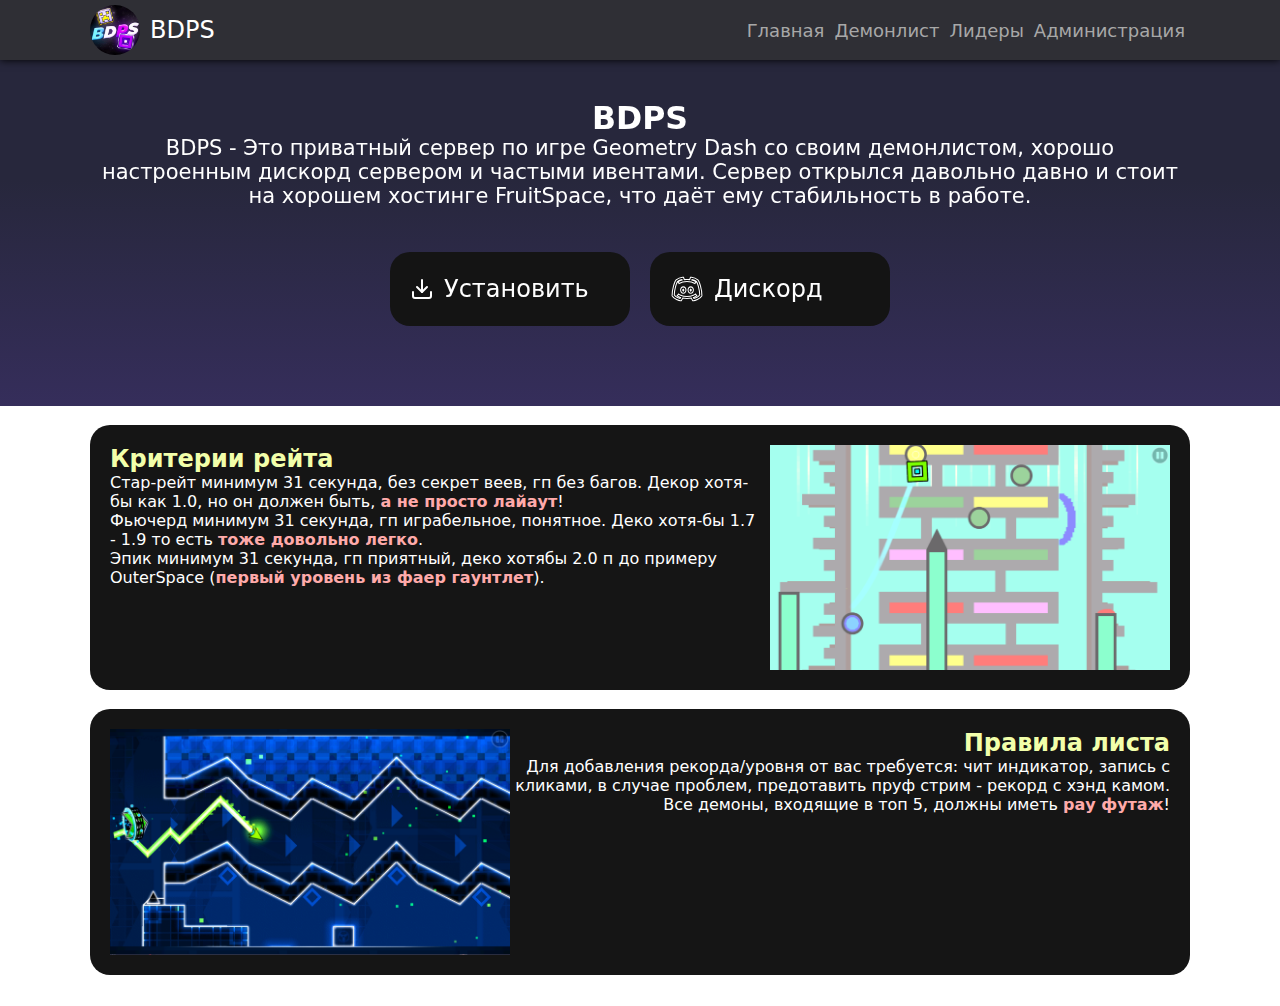
<file: index.html>
<!DOCTYPE html>
<html lang="en">
<head>
    <meta charset="UTF-8">
    <meta name="viewport" content="width=device-width, initial-scale=1.0">
    <title>BDPS - Home</title>
    <link rel="stylesheet" href="./css/wabebg.css">
    <link rel="stylesheet" href="./css/main.css">
</head>
<body>
    <div class="waveWrapper waveAnimation">
        <div class="waveWrapperInner bgTop">
            <div class="wave waveTop" style="background-image: url('http://front-end-noobs.com/jecko/img/wave-top.png')"></div>
        </div>
        <div class="waveWrapperInner bgMiddle">
            <div class="wave waveMiddle" style="background-image: url('http://front-end-noobs.com/jecko/img/wave-mid.png')"></div>
        </div>
        <div class="waveWrapperInner bgBottom">
            <div class="wave waveBottom" style="background-image: url('http://front-end-noobs.com/jecko/img/wave-bot.png')"></div>
        </div>
    </div>
    <div class="mainbottom">
        <div class="container">
            <br>
            <div class="info-main-block">
                <div class="info-mainbottom-text">
                    <h2>Критерии рейта</h2>
                    <p>Стар-рейт минимум 31 секунда, без секрет веев, гп без багов. Декор хотя-бы как 1.0, но он должен быть, <b>а не просто лайаут</b>!<br> Фьючерд минимум 31 секунда, гп играбельное, понятное. Деко хотя-бы 1.7 - 1.9 то есть <b>тоже довольно легко</b>.<br> Эпик минимум 31 секунда, гп приятный, деко хотябы 2.0 п до примеру OuterSpace (<b>первый уровень из фаер гаунтлет</b>).</p>
                </div>
                <img src="./img/random/featured.png" alt="">
            </div><br>
            <div class="info-main-block-reverse">
                <img src="./img/random/dl.png" alt="">
                <div class="info-mainbottom-text">
                    <h2>Правила листа</h2>
                    <p>Для добавления рекорда/уровня от вас требуется: чит индикатор, запись с кликами, в случае проблем, предотавить пруф стрим - рекорд с хэнд камом. <br>Все демоны, входящие в топ 5, должны иметь <b>рау футаж</b>!</p>
                </div>
            </div><br>
        </div>
    </div>
    <header id="header"></header>
    <div class="bg"></div>
    <main class="mainpage">
        <div class="container">
            <div class="start">
                <div class="start-text">
                    <h2>BDPS</h2>
                    <p>BDPS - Это приватный сервер по игре Geometry Dash со своим демонлистом, хорошо настроенным дискорд сервером и частыми ивентами. Сервер открылся давольно давно и стоит на хорошем хостинге FruitSpace, что даёт ему стабильность в работе.</p>
                </div><br>
                <ul class="mainpagebtns">
                    <li class="mainbtn" onclick="window.location.href = 'https://gofruit.space/gdps/00Or';">
                        <svg xmlns="http://www.w3.org/2000/svg" width="24" height="24" viewBox="0 0 24 24" fill="none" stroke="currentColor" stroke-width="2" stroke-linecap="round" stroke-linejoin="round" class="feather feather-download"><path d="M21 15v4a2 2 0 0 1-2 2H5a2 2 0 0 1-2-2v-4"></path><polyline points="7 10 12 15 17 10"></polyline><line x1="12" y1="15" x2="12" y2="3"></line></svg>
                        <p>Установить</p>
                    </li>
                    <li class="mainbtn" onclick="window.location.href = 'https://discord.gg/97986kTSZN';">
                        <svg fill="#000000" width="34" height="34" viewBox="0 0 32 32" stroke="currentColor" xmlns="http://www.w3.org/2000/svg"><path d="M 12.65625 4.90625 L 11.875 5 C 11.875 5 8.371094 5.382813 5.8125 7.4375 L 5.78125 7.4375 L 5.75 7.46875 C 5.175781 7.996094 4.925781 8.644531 4.53125 9.59375 C 4.136719 10.542969 3.714844 11.753906 3.34375 13.09375 C 2.601563 15.777344 2 19.027344 2 22 L 2 22.25 L 2.125 22.5 C 3.050781 24.125 4.695313 25.160156 6.21875 25.875 C 7.742188 26.589844 9.058594 26.96875 9.96875 27 L 10.5625 27.03125 L 10.875 26.5 L 11.96875 24.5625 C 13.128906 24.824219 14.464844 25 16 25 C 17.535156 25 18.871094 24.824219 20.03125 24.5625 L 21.125 26.5 L 21.4375 27.03125 L 22.03125 27 C 22.941406 26.96875 24.257813 26.589844 25.78125 25.875 C 27.304688 25.160156 28.949219 24.125 29.875 22.5 L 30 22.25 L 30 22 C 30 19.027344 29.398438 15.777344 28.65625 13.09375 C 28.285156 11.753906 27.863281 10.542969 27.46875 9.59375 C 27.074219 8.644531 26.824219 7.996094 26.25 7.46875 L 26.21875 7.4375 L 26.1875 7.4375 C 23.628906 5.382813 20.125 5 20.125 5 L 19.34375 4.90625 L 19.0625 5.625 C 19.0625 5.625 18.773438 6.355469 18.59375 7.1875 C 17.460938 7.035156 16.535156 7 16 7 C 15.464844 7 14.539063 7.035156 13.40625 7.1875 C 13.226563 6.355469 12.9375 5.625 12.9375 5.625 Z M 11.28125 7.1875 C 11.324219 7.328125 11.367188 7.449219 11.40625 7.5625 C 10.113281 7.882813 8.734375 8.371094 7.46875 9.15625 L 8.53125 10.84375 C 11.125 9.234375 14.851563 9 16 9 C 17.148438 9 20.875 9.234375 23.46875 10.84375 L 24.53125 9.15625 C 23.265625 8.371094 21.886719 7.882813 20.59375 7.5625 C 20.632813 7.449219 20.675781 7.328125 20.71875 7.1875 C 21.652344 7.375 23.433594 7.804688 24.90625 8.96875 C 24.898438 8.972656 25.28125 9.550781 25.625 10.375 C 25.976563 11.222656 26.367188 12.351563 26.71875 13.625 C 27.394531 16.066406 27.925781 19.039063 27.96875 21.65625 C 27.339844 22.617188 26.171875 23.484375 24.9375 24.0625 C 23.859375 24.566406 23.007813 24.75 22.5 24.84375 L 22 24 C 22.296875 23.890625 22.589844 23.769531 22.84375 23.65625 C 24.382813 22.980469 25.21875 22.25 25.21875 22.25 L 23.90625 20.75 C 23.90625 20.75 23.34375 21.265625 22.03125 21.84375 C 20.71875 22.421875 18.714844 23 16 23 C 13.285156 23 11.28125 22.421875 9.96875 21.84375 C 8.65625 21.265625 8.09375 20.75 8.09375 20.75 L 6.78125 22.25 C 6.78125 22.25 7.617188 22.980469 9.15625 23.65625 C 9.410156 23.769531 9.703125 23.890625 10 24 L 9.5 24.84375 C 8.992188 24.75 8.140625 24.566406 7.0625 24.0625 C 5.828125 23.484375 4.660156 22.617188 4.03125 21.65625 C 4.074219 19.039063 4.605469 16.066406 5.28125 13.625 C 5.632813 12.351563 6.023438 11.222656 6.375 10.375 C 6.71875 9.550781 7.101563 8.972656 7.09375 8.96875 C 8.566406 7.804688 10.347656 7.375 11.28125 7.1875 Z M 12.5 14 C 11.726563 14 11.042969 14.441406 10.625 15 C 10.207031 15.558594 10 16.246094 10 17 C 10 17.753906 10.207031 18.441406 10.625 19 C 11.042969 19.558594 11.726563 20 12.5 20 C 13.273438 20 13.957031 19.558594 14.375 19 C 14.792969 18.441406 15 17.753906 15 17 C 15 16.246094 14.792969 15.558594 14.375 15 C 13.957031 14.441406 13.273438 14 12.5 14 Z M 19.5 14 C 18.726563 14 18.042969 14.441406 17.625 15 C 17.207031 15.558594 17 16.246094 17 17 C 17 17.753906 17.207031 18.441406 17.625 19 C 18.042969 19.558594 18.726563 20 19.5 20 C 20.273438 20 20.957031 19.558594 21.375 19 C 21.792969 18.441406 22 17.753906 22 17 C 22 16.246094 21.792969 15.558594 21.375 15 C 20.957031 14.441406 20.273438 14 19.5 14 Z M 12.5 16 C 12.554688 16 12.625 16.019531 12.75 16.1875 C 12.875 16.355469 13 16.648438 13 17 C 13 17.351563 12.875 17.644531 12.75 17.8125 C 12.625 17.980469 12.554688 18 12.5 18 C 12.445313 18 12.375 17.980469 12.25 17.8125 C 12.125 17.644531 12 17.351563 12 17 C 12 16.648438 12.125 16.355469 12.25 16.1875 C 12.375 16.019531 12.445313 16 12.5 16 Z M 19.5 16 C 19.554688 16 19.625 16.019531 19.75 16.1875 C 19.875 16.355469 20 16.648438 20 17 C 20 17.351563 19.875 17.644531 19.75 17.8125 C 19.625 17.980469 19.554688 18 19.5 18 C 19.445313 18 19.375 17.980469 19.25 17.8125 C 19.125 17.644531 19 17.351563 19 17 C 19 16.648438 19.125 16.355469 19.25 16.1875 C 19.375 16.019531 19.445313 16 19.5 16 Z"/></svg>
                        <p>Дискорд</p>
                    </li>
                </ul>
            </div>
        </div>
        <div class="mainpoiner"></div>
    </main>
    <script src="./libs/react/react.js"></script>
    <script src="./libs/react/react-dom.js"></script>
    <script src="./js/header.js"></script>
    <script src="./js/hamburger.js"></script>
</body>
</html>
</file>
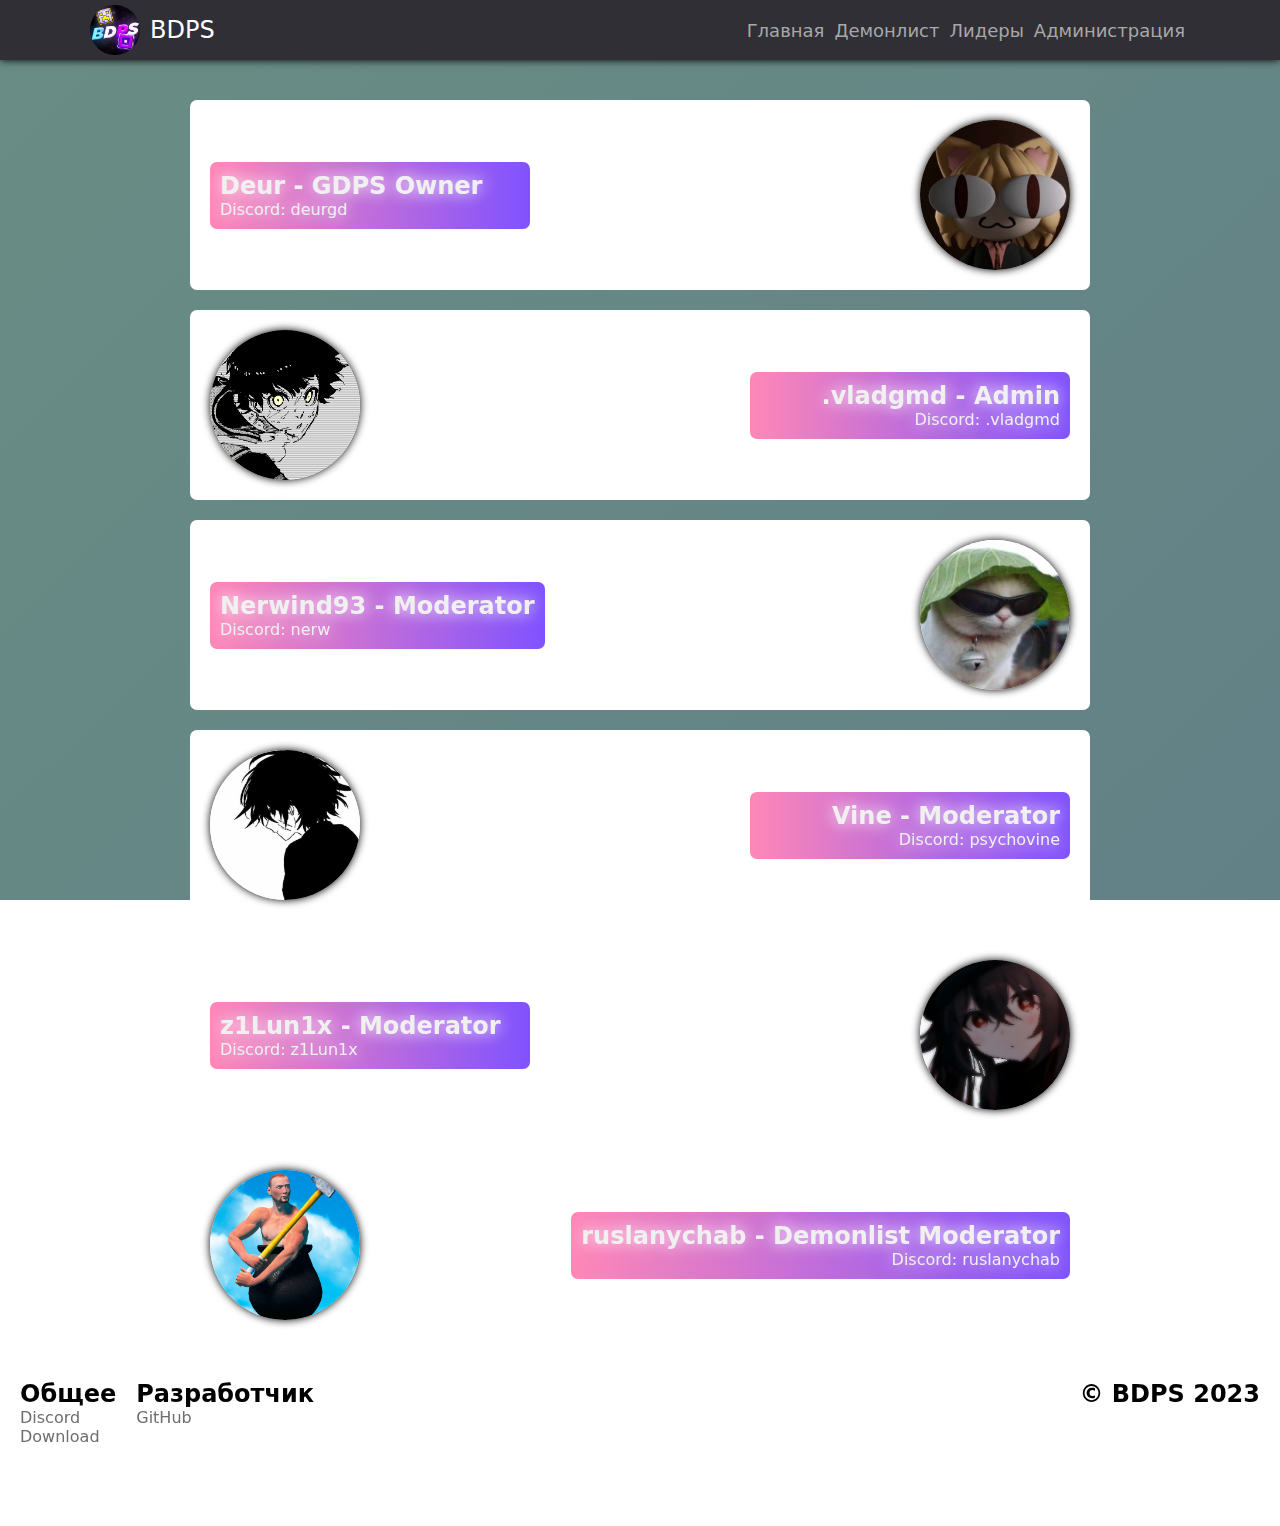
<file: admins.html>
<!DOCTYPE html>
<html lang="en">
<head>
    <meta charset="UTF-8">
    <meta name="viewport" content="width=device-width, initial-scale=1.0">
    <title>BDPS - Admins</title>
    <link rel="stylesheet" href="./css/main.css">
    <link rel="stylesheet" href="./css/bg.css">
</head>
<body>
    <header id="header"></header>
    <div class="bg"></div>
    <main>
        <ul class="adms-list">
            <li class="adms-item">
                <div class="adms-item-text">
                    <h2>Deur - GDPS Owner</h2>
                    <p>Discord: deurgd</p>
                </div>
                <img src="./img/adms/deurgd.png" alt="">
            </li>
            <li class="adms-item">
                <img src="./img/adms/vladgmd.png" alt="">
                <div class="adms-item-text" id="right-adms" style="text-align: right;">
                    <h2>.vladgmd - Admin</h2>
                    <p>Discord: .vladgmd</p>
                </div>
            </li>
            <li class="adms-item">
                <div class="adms-item-text">
                    <h2>Nerwind93 - Moderator</h2>
                    <p>Discord: nerw</p>
                </div>
                <img src="./img/adms/nerw.png" alt="">
            </li>
            <li class="adms-item">
                <img src="./img/adms/psychovine.png" alt="">
                <div class="adms-item-text" id="right-adms" style="text-align: right;">
                    <h2>Vine - Moderator</h2>
                    <p>Discord: psychovine</p>
                </div>
            </li>
            <li class="adms-item">
                <div class="adms-item-text">
                    <h2>z1Lun1x - Moderator</h2>
                    <p>Discord: z1Lun1x</p>
                </div>
                <img src="./img/adms/z1Lun1x.png" alt="">
            </li>
            <li class="adms-item">
                <img src="./img/adms/ruslanychab.png" alt="">
                <div class="adms-item-text" style="text-align: right;">
                    <h2>ruslanychab - Demonlist Moderator</h2>
                    <p>Discord: ruslanychab</p>
                </div>
            </li>
        </ul>
    </main>
    <footer id="footer"></footer>
    <script src="./libs/react/react.js"></script>
    <script src="./libs/react/react-dom.js"></script>
    <script src="./js/header.js"></script>
    <script src="./js/hamburger.js"></script>
    <script src="./js/footer.js"></script>
    <script>
        const x = window.innerWidth;
        if(x < 767) {
            document.querySelectorAll('#right-adms').forEach((e) => {
                e.style.textAlign = "center";
            });
        }
    </script>
</body>
</html>
</file>
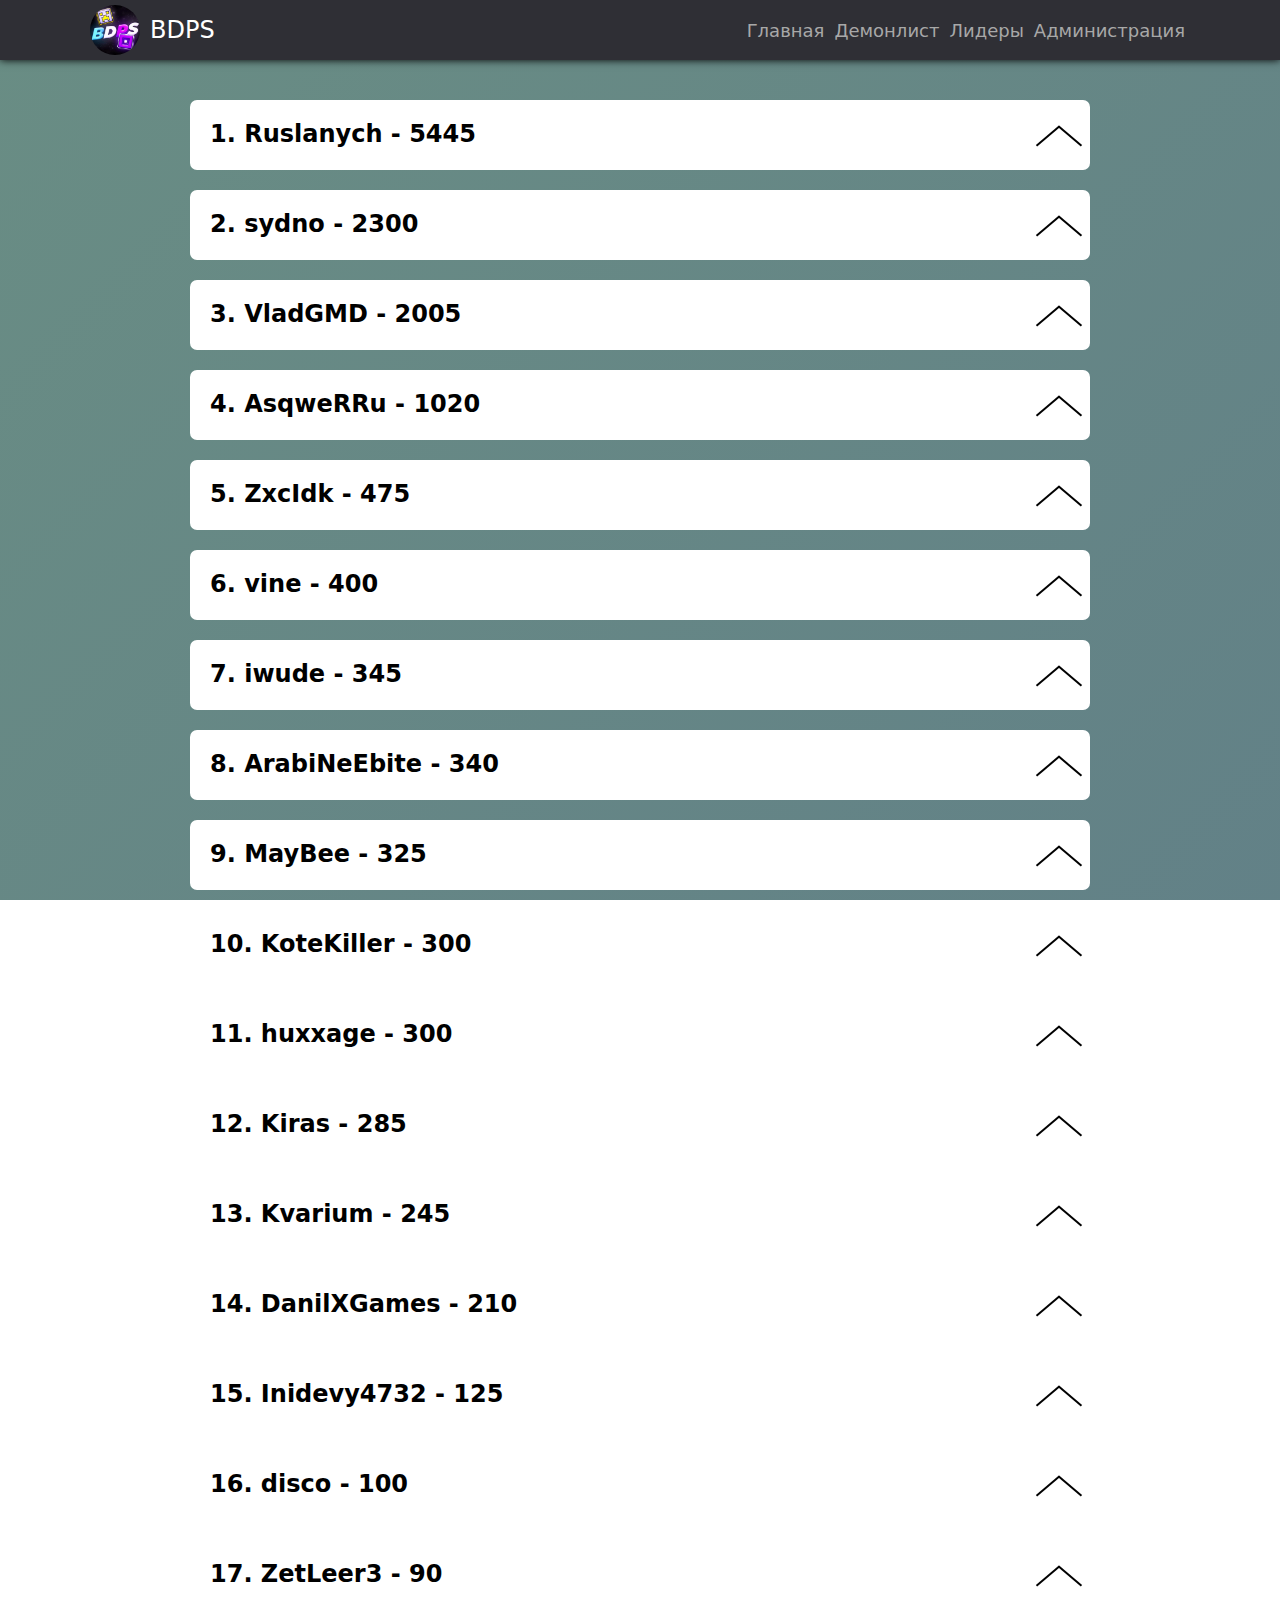
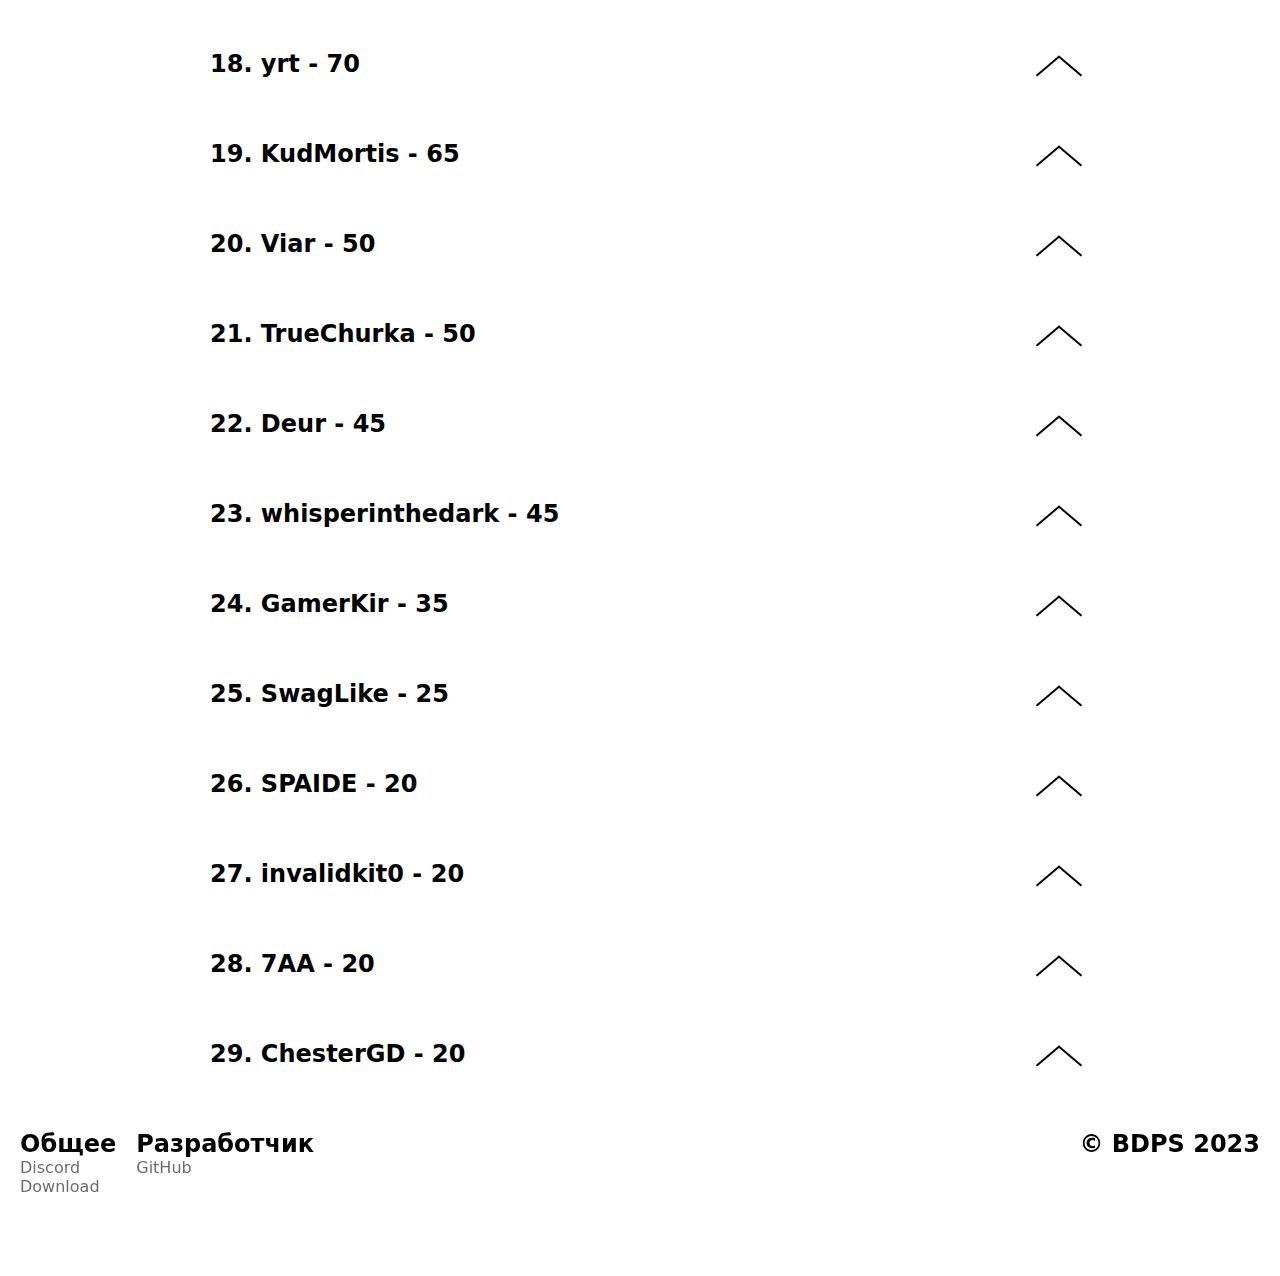
<file: top.html>
<!DOCTYPE html>
<html lang="en">
<head>
    <meta charset="UTF-8">
    <meta name="viewport" content="width=device-width, initial-scale=1.0">
    <title>BDPS - Leaders</title>
    <link rel="stylesheet" href="./css/main.css">
    <link rel="stylesheet" href="./css/bg.css">
</head>
<body>
    <div class="bg"></div>
    <header id="header"></header>
    <main>
        <ul class="leaders-list"></ul>
    </main>
    <footer id="footer"></footer>
    <script src="./libs/react/react.js"></script>
    <script src="./libs/react/react-dom.js"></script>
    <script src="./libs/jquery/jquery.js"></script>
    <script src="./js/header.js"></script>
    <script src="./js/hamburger.js"></script>
    <script src="./js/dllib.js"></script>
    <script src="./js/setusers.js"></script>
    <script>
        setTimeout(() => {
            const spoileres = document.querySelectorAll('.toggle-spoiler');
            spoileres.forEach((e) => {
                e.addEventListener('click', (event) => {
                    e.classList.toggle('active');
                    e.previousElementSibling.querySelector('.spoiler-content').classList.toggle('active');   
                });
            });
        }, 100)
    </script>
    <script src="./js/footer.js"></script>
</body>
</html>
</file>
<file: css/wabebg.css>
@keyframes move_wave {
    0% {
        transform: translateX(0) translateZ(0) scaleY(1)
    }
    50% {
        transform: translateX(-25%) translateZ(0) scaleY(0.55)
    }
    100% {
        transform: translateX(-50%) translateZ(0) scaleY(1)
    }
}

.waveWrapper {
    overflow: hidden;
    position: absolute;
    left: 0;
    right: 0;
    bottom: 600px;
    top: 0;
    margin: auto;
    z-index: 1;
}

.waveWrapperInner {
    position: absolute;
    width: 100%;
    overflow: hidden;
    height: 100%;
    bottom: -1px;
    z-index: -1;
}

.bgTop {
    z-index: 15;
    opacity: 0.5;
}

.bgMiddle {
    z-index: 10;
    opacity: 0.75;
}

.bgBottom {
    z-index: 5;
}

.wave {
    position: absolute;
    left: 0;
    width: 200%;
    height: 100%;
    background-repeat: repeat no-repeat;
    background-position: 0 bottom;
    transform-origin: center bottom;
}

.waveTop {
    background-size: 50% 100px;
}

.waveAnimation .waveTop {
  animation: move-wave 3s;
   -webkit-animation: move-wave 3s;
   -webkit-animation-delay: 1s;
   animation-delay: 1s;
}

.waveMiddle {
    background-size: 50% 120px;
}

.waveAnimation .waveMiddle {
    animation: move_wave 10s linear infinite;
}

.waveBottom {
    background-size: 50% 100px;
}

.waveAnimation .waveBottom {
    animation: move_wave 15s linear infinite;
}

.mainbottom {
    position: absolute;
    left: 0;
    bottom: 0;
    right: 0;
    height: 600px;
    background-color: #ffffff;
    width: 100%;
}

.info-main-block, .info-main-block-reverse {
    display: flex;
    background-color: #151515;
    padding: 20px;
    border-radius: 20px;
    color: #ffffff;
}

.info-main-block img, .info-main-block-reverse img {
    max-width: 400px;
}

.info-main-block b, .info-main-block-reverse b {
    color: #ffaaaa;
}

.info-main-block h2, .info-main-block-reverse h2 {
    color: #f2ffaa;
}

.info-main-block p {
    margin-right: 5px;
}

.info-main-block-reverse img {
    margin-right: 5px;
}

.info-main-block-reverse {
    text-align: right;
}

@media(max-width: 1100px) {
    .info-main-block, .info-main-block-reverse {
        display: block;
        text-align: center;
    }

    .info-main-block img {
        margin-top: 10px;
    }

    .info-main-block-reverse img {
        margin-bottom: 10px;
    }

    .mainbottom {
        height: 1000px;
    }

    .waveWrapper {
        bottom: 1000px;
    }
}

@media(max-width: 495px) {
    .info-main-block img, .info-main-block-reverse img {
        width: 250px;
    }
}
</file>
<file: css/main.css>
* {
    -webkit-user-select: none;
    -khtml-user-select: none;
    -moz-user-select: -moz-none;
    -o-user-select: none;
    user-select: none;
    margin: 0;
    padding: 0;
    font-family: ui-sans-serif,system-ui,-apple-system,BlinkMacSystemFont,Segoe UI,Roboto,Helvetica Neue,Arial,Noto Sans,sans-serif,Apple Color Emoji,Segoe UI Emoji,Segoe UI Symbol,Noto Color Emoji;
}
body {
    position: relative;
    overflow-x: hidden;
}

html {
    overflow-x: hidden;
}

.bg {
    width: 100%;
    height: 100vh;
    background-image: linear-gradient(to top, #493786 20%, #27273c 80%);
    position: fixed;
    z-index: -2;
    top: 0;
    left: 0;
}

li {
    list-style: none;
}

header {
    position: fixed;
    width: 100%;
    top: 0;
    left: 0;
    z-index: 20;
    box-shadow: 0 0 .5rem #000000;
}

header:before {
    content: '';
    position: absolute;
    top: 0;
    left: 0;
    width: 100%;
    height: 100%;
    background-color: #2f2f35;
    z-index: 2;
}

.header_body {
    position: relative;
    display: flex;
    justify-content: space-between;
    height: 60px;
    align-items: center;
}

.header_list {
    display: flex;
}

.header_list li {
    list-style: none;
    z-index: 2;
    position: relative;
}

.header_link {
    color: #a8a8a8;
    margin: 0 5px 0 5px;
    text-decoration: none;
    font-size: 18px;
    transition: .5s;
}

.header_link:hover {
    color:#ffffff;
    text-decoration: underline;
    transition: .5s;
}

.logo {
    height: 60px;
    width: 260px;
    overflow: hidden;
    position: relative;
    z-index: 3;
    display: flex;
    align-items: center;
    text-decoration: none;
}

.logo img {
    width: 50px;
    display: block;
    border-radius: 50%;
}

.logo .text {
    color: #ffffff;
    font-size: 24px;
    margin-left: 10px;
    transition: .5s;
}

.logo .text:hover p {
    text-shadow: 0 0 1rem #ffffff;
    transition: .5s;
}

.container {
    max-width: 1100px;
    margin: 0 auto;
    padding-right: 10px;
    padding-left: 10px;
}

.start {
    padding-top: 100px;
    color: #ffffff;
    font-size: 21px;
    text-align: center;
    position: relative;
}

.start img {
    margin-top: 20px;
    max-width: 700px;
    border-radius: 7px;
    z-index: 0;
    position: relative;
}

.mainpagebtns li {
    background-color: #141414;
    border-radius: 20px;
    padding: 20px;
    width: 200px;
    color: #ffffff;
    display: flex;
    align-items: center;
    text-decoration: none;
    font-size: 24px;
    transition: .1s;
}

.mainpagebtns li:hover {
    background-color: #515151;
    color: #ccbbff;
    cursor: pointer;
    transition: .1s;
}

.mainbtn:not(:last-child) {
    margin-right: 20px;
}

svg {
    margin-right: 10px;
}

.mainpagebtns {
    display: flex;
    justify-content: center;
    position: relative;
    z-index: 3;
    margin-top: 20px;
}

.mainpoiner {
    padding: 340px;
}

.dlbg {
    background: #191d1e;
	background: -moz-linear-gradient(0deg,  #191d1e 50%, #283139 100%);
	background: -webkit-gradient(linear, left top, right bottom, color-stop(50%,#191d1e), color-stop(100%,#283139));
	background: -webkit-linear-gradient(0deg,  #513a4e 50%,#283139 100%);
	background: -o-linear-gradient(0deg,  #513a4e 50%,#283139 100%);
	background: -ms-linear-gradient(0deg,  #513a4e 50%,#283139 100%);
	background: linear-gradient(0deg,  #513a4e 50%,#283139 100%);
    position: fixed;
    height: 100%;
    width: 100%;
    top: 0;
    left: 0;
}

.dl-list {
    margin-top: 80px;
}

.dl-item {
    display: flex;
    align-items: center;
    padding: 20px;
    background-color: #ffffff;
    border-radius: 7px;
    border: 2px #6a6a6a solid;
    box-shadow: 0 0 .2rem #848484;
    transition: .5s;
    position: relative;
    margin-bottom: 20px;
}

.dl-item:hover {
    box-shadow: 0 0 1rem #7e7e7e;
    cursor: pointer;
    transition: .5s;
}

.dl-item img {
    width: 230px;
    height: 130px;
}

.dl-item-text {
    margin-left: 20px;
}

.dl-item-text h2 {
    font-size: 28px;
}

.dl-item-text p {
    color: #686868;
    font-size: 24px;
}

.none {
    width: 0.000001px;
    position: absolute;
    top: 0;
    left: 0;
    opacity: 0;
}

hr {
    color: #000000;
    background-color: #000000;
    z-index: 21;
}

.footer {
    box-shadow: 0 0 1rem #000000;
    position: absolute;
    bottom: -1;
    left: 0;
    width: 100%;
    background-image: url(../img/bg/wrapbg.png);
    background-size: cover;
    background-repeat: no-repeat;
}

footer {
    padding-bottom: 80px;
    padding-top: 20px;
    padding-left: 20px;
    padding-right: 20px;
    flex-direction: row;
    justify-content: space-between;
    text-shadow: 0 0 1rem #ffffff;
    background-color: #ffffff;
    z-index: 3;
    position: relative;
}

.footer-row {
    display: flex;
    flex-direction: row;
    justify-content: space-between;
}

.copyright {
    font-size: 24px;
    font-weight: bold;
    color: #000000;
}

.footer-link {
    color: #6d6d6d;
    text-decoration: none;
    transition: .5s;
}

.footer-link:hover {
    color: #000000;
    text-decoration: underline;
    transition: .5s;
}

.footer-links {
    display: flex;
    position: relative;
    z-index: 21;
}

.footer-links h2 {
    padding-right: 20px;
    color: #000000;
}

.lvl-records {
    background-color: #ffffff;
    background-size: cover;
    text-align: center;
    color: #000000;
    padding: 20px;
    font-size: 18px;
    border-radius: 7px;
    margin-left: 10px;
    margin-right: 10px;
    border: 2px #a1a1a1 solid;
    box-shadow: 0 0 .3rem #000000;
}

.lvl-records tr {
    border: 2px solid #6d6d6d;
}

.lvl-records td a {
    color: #4a4a4a;
    text-decoration: none;
    transition: .5s;
}

.lvl-records td a:hover {
    color: #000000;
    text-decoration: underline;
    transition: .5s;
}

.first-tr h5 {
    font-size: 20px;
}

td:not(:last-child) {
    padding-right: 150px;
}

table {
    margin: 0 auto;
}

.lvl-infrmation {
    background-color: #ffffff;
    background-size: cover;
    text-align: center;
    color: #000000;
    font-style: 32px;
    padding: 20px;
    border-radius: 7px;
    margin-left: 10px;
    margin-right: 10px;
    border: 2px #a1a1a1 solid;
    box-shadow: 0 0 .3rem #000000;
}

.lvl-container {
    margin: 0 auto;
    padding-left: 20px;
    padding-right: 20px;
    max-width: 900px;
    margin-top: 80px;
}

.lvl-creatures {
    color: #7d7d7d;
    font-size: 18px;
}

.lvl-video {
    border: 2px #ffffff solid;
    border-radius: 7px;
    box-shadow: 0 0 1rem #000000;
    margin-bottom: 20px;
    width: 560px;
    height: 315px;
    margin-top: 20px;
}

.full-info {
    display: flex;
    justify-content: center;
    flex-wrap: wrap;
}

.info-item {
    padding: 20px;
    border-radius: 5px;
    border: 2px solid #6d6d6d;
    margin-right: 20px;
    display: block;
    margin-bottom: 10px;
}

.info-item span {
    background-color: #a0a0a0;
    width: 100%;
    height: 1px;
    display: block;
}

.adms-list {
    max-width: 900px;
    margin: 0 auto;
    padding-left: 10px;
    padding-right: 10px;
    margin-top: 100px;
    position: relative;
    z-index: 15;
}

.adms-item {
    display: flex;
    justify-content: space-between;
    align-items: center;
    margin-bottom: 20px;
    background-color: #ffffff;
    border-radius: 7px;
    padding: 20px;
}

.adms-item img {
    width: 150px;
    height: 150px;
    border-radius: 50%;
    box-shadow: 0 0 .5rem #000000;

}

.adms-item-text {
    min-width: 300px;    
    color: #f0f0f0;
    text-align: left;
    background: linear-gradient(to right, #ff87b7 0%, #8052ff 100%);
    padding: 10px;
    border-radius: 7px;
    text-shadow: 0 0 1rem #ffffff;
}

.leaders-list {
    max-width: 900px;
    margin: 0 auto;
    padding-left: 10px;
    padding-right: 10px;
    margin-top: 100px;
}

.leaders-item {
    position: relative;
    background-color: #ffffff;
    padding: 20px;
    margin-bottom: 20px;
    border-radius: 7px;
    display: flex;
    justify-content: space-between;
    color: #000000;
}

.toggle-spoiler {
    height: 30px;
    width: 60px;
}

.toggle-spoiler::before, .toggle-spoiler::after {
    content: '';
    background-color: #000000;
    position: absolute;
    width: 30px;
    height: 2px;
    top: 35px;
    transition: 1s;
}

.toggle-spoiler::before {
    transform: rotate(40deg);
    right: 5px;
}

.toggle-spoiler::after {
    right: 27px;
    transform: rotate(-40deg);
}

.toggle-spoiler.active::before {
    right: 12px;
    transform: rotate(45deg);
}

.toggle-spoiler.active::after {
    right: 12px;
    transform: rotate(-45deg);
}

.spoiler-content {
    display: none;
    opacity: 0%;
    transition: .5s opacity ease;
}

.spoiler-content.active {
    display: flex;
    opacity: 100%;
    font-size: 18px;
    transition: .5s opacity ease;
}

@media(max-width: 767px) {
    .hamburger {
        display: block;
        position: relative;
        width: 30px;
        height: 20px;
        position: relative;
        z-index: 3;
    }

    .hamburger:before, .hamburger:after {
        content: '';
        background-color: #ffffff;
        position: absolute;
        width: 100%;
        height: 2px;
        left: 0;
        transition: 1s;
    }

    .hamburger:before {
        top: 0;
    }

    .hamburger:after {
        bottom: 0;
    }

    .hamburger span {
        position: absolute;
        left: 0;
        width: 100%;
        height: 2px;
        top: 9px;
        background-color: #ffffff;
        transition: 1s;
    }

    .header_menu {
        position: fixed;
        top: -110%;
        left: 0;
        width: 100%;
        height: 100%;
        background-color: rgb(20, 20, 20);
        opacity: 95%;
        padding: 100px 0 0 0;
        transition: 1s;
    }

    .header_menu.active {
        top: 0;
        transition: 1s;
        z-index: 1;
    }

    .header_list {
        display: block;
    }

    .header_list li {
        margin: 0 0 10px 0;
        margin-left: 42%;
    }

    .hamburger.active:before {
        transform: rotate(45deg);
        top: 9px;
    }

    .hamburger.active:after {
        transform: rotate(-45deg);
        bottom: 9px;
    }

    .hamburger.active span {
        transform: scale(0);
    }

    .dl-item img {
        width: 140px;
        height: 90px;
    }

    .dl-item-text h2 {
        font-size: 24px;
    }
    
    .dl-item-text p {
        color: #686868;
        font-size: 20px;
    }

    .lvl-video {
        width: 420px;
        height: 220px;
    }

    .adms-item {
        display: block;
        text-align: center;
    }

    .adms-item img {
        margin-top: 10px;
        margin-bottom: 10px;
    }

    .adms-item-text {
        max-width: 500px;
        margin: 0 auto;
        text-align: center;
        min-width: auto;
    }
}

@media (max-width: 545px) {
    .mainpagebtns li {
        width: 100px;
        font-size: 14px;
    }

    .dl-item img {
        width: 120px;
        height: 70px;
    }

    .dl-item-text h2 {
        font-size: 20px;
    }
    
    .dl-item-text p {
        color: #686868;
        font-size: 16px;
    }

    .dl-item-text {
        margin-left: 10px;
    }
}

@media (max-width: 1100px) {
    .mainpoiner {
        padding: 530px;
    }
}

@media (max-width: 640px) {
    td:not(:last-child) {
        padding-right: 50px;
    }
}

@media(max-width: 550px) {
    .lvl-video {
        width: 250px;
        height: 150px;
    }
}
</file>
<file: css/bg.css>
.bg {
	background: linear-gradient(-45deg, #8f6e64, #fcbed6, #607d88, #698d84);
	background-size: 400% 400%;
	animation: gradient 15s ease infinite;
	height: 100vh;
	position: fixed;
	z-index: -1;
}

@keyframes gradient {
	0% {
		background-position: 0% 50%;
	}
	50% {
		background-position: 100% 50%;
	}
	100% {
		background-position: 0% 50%;
	}
}
</file>
